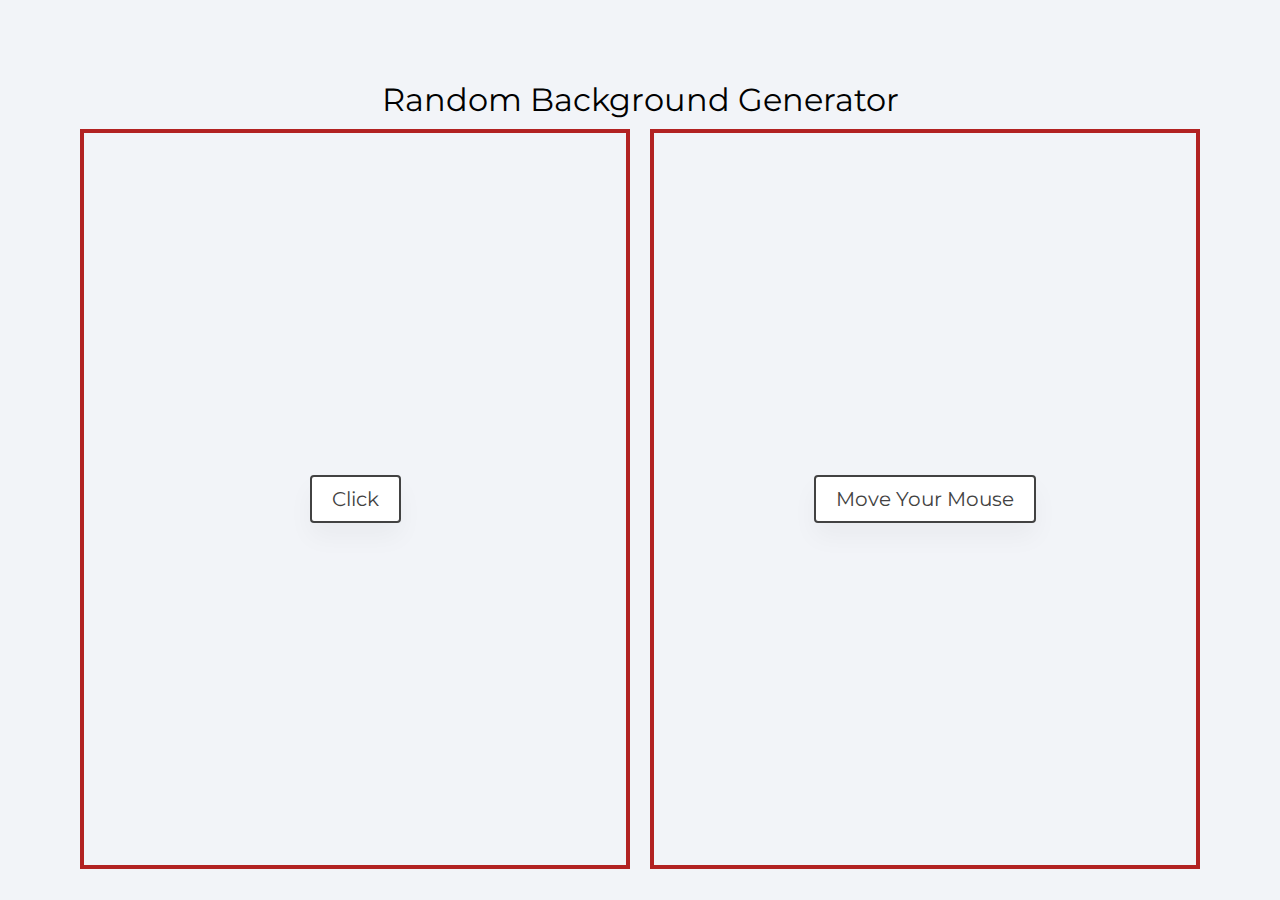
<file: block-BJaaek/code/index.html>
<!DOCTYPE html>
<html lang="en">
  <head>
    <meta charset="UTF-8" />
    <meta name="viewport" content="width=device-width, initial-scale=1.0" />
    <title>
      Random Background Generator
    </title>
    <link
      href="https://fonts.googleapis.com/css2?family=Montserrat:wght@200;400&display=swap"
      rel="stylesheet"
    />
    <link rel="stylesheet" href="style.css" />
  </head>
  <body>
    <div class="container">
      <h1>Random Background Generator</h1>
      <div class="boxes">
        <div class="box first">
          <div class="text">
            <p class="banner">
              Click
            </p>
          </div>
        </div>
        <div class="box second">
          <div class="text">
            <p class="banner">
              Move Your Mouse
            </p>
          </div>
        </div>
      </div>
    </div>
    <script src="./script.js"></script>
  </body>
</html>
</file>
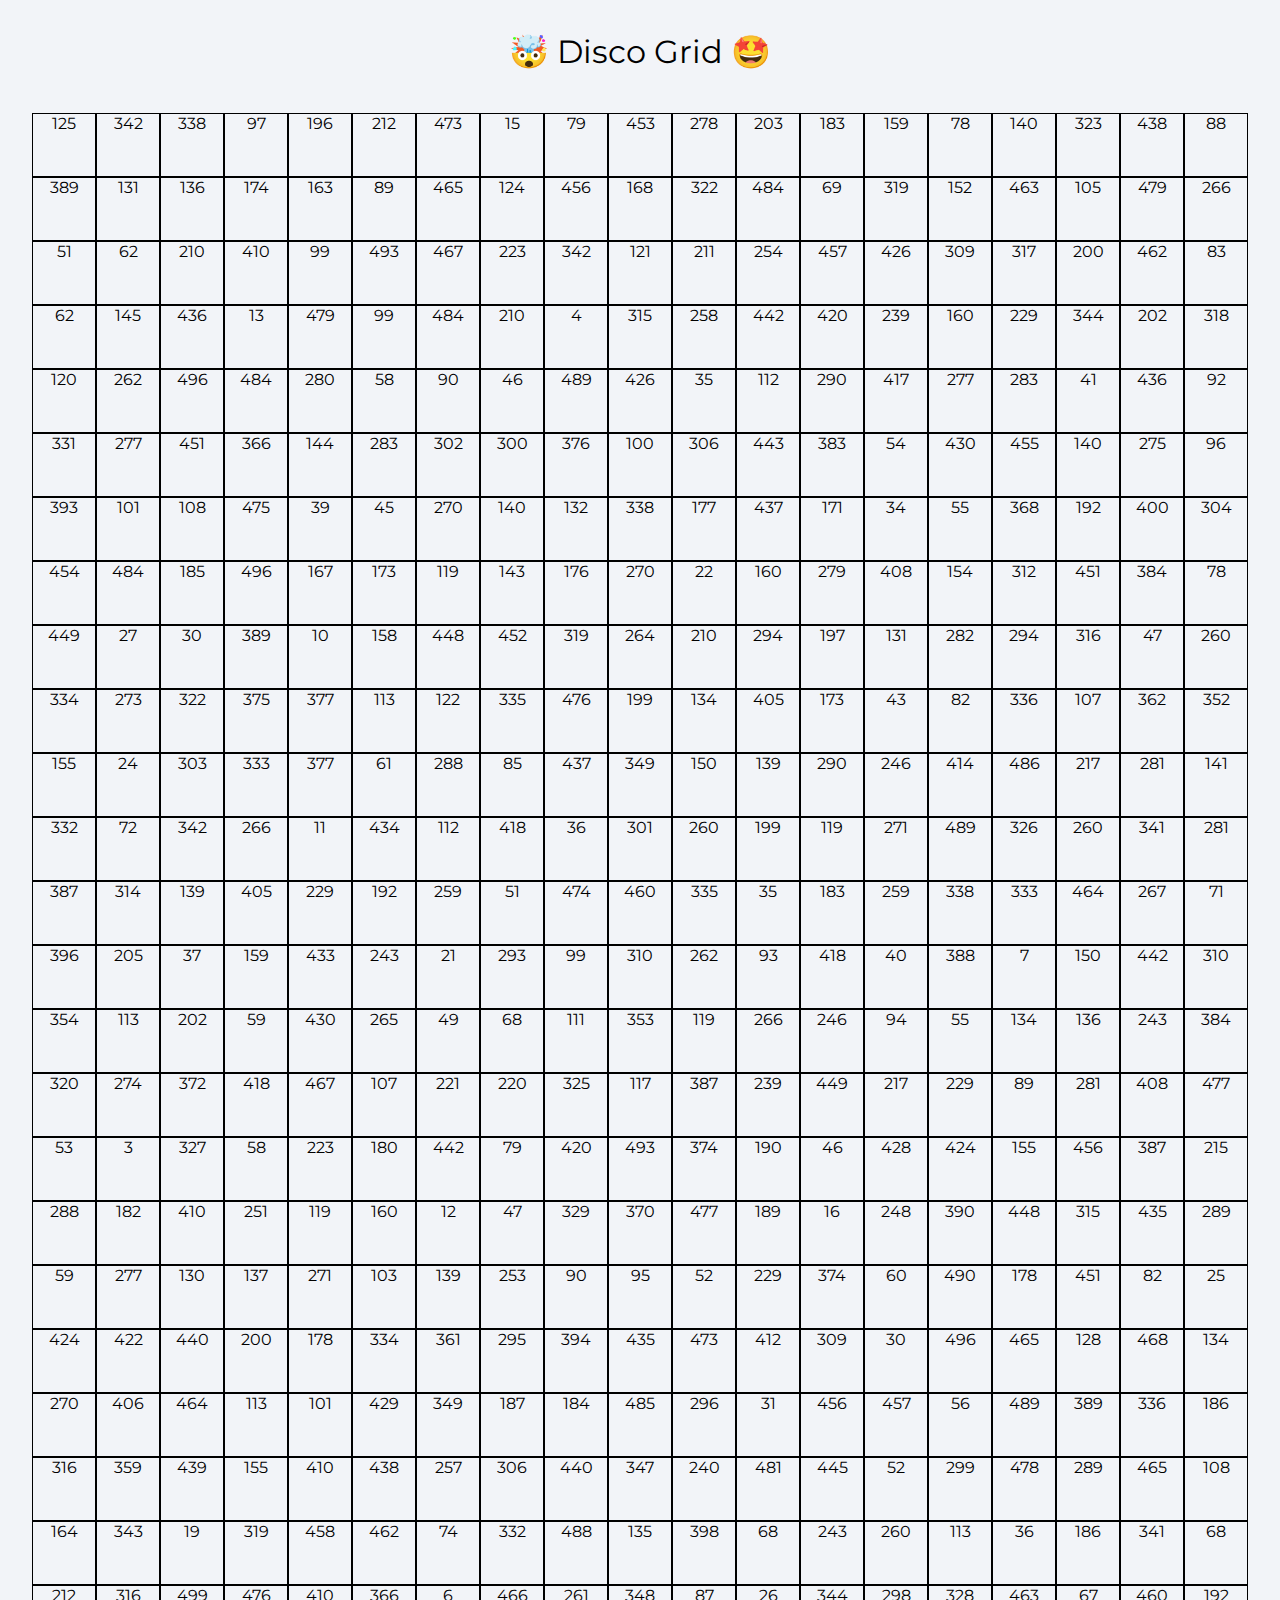
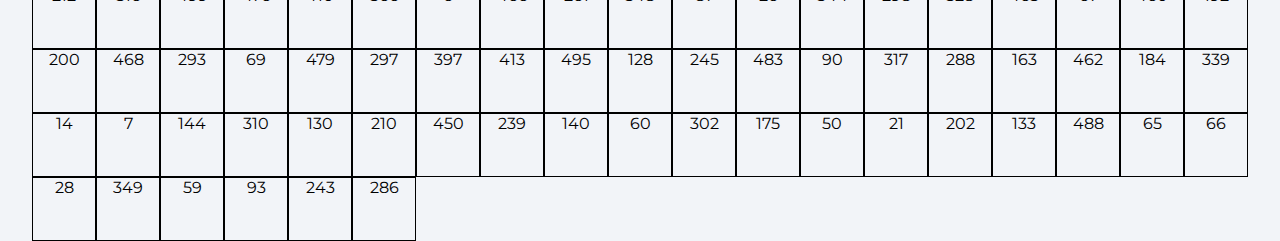
<file: block-BJaael/code/index.html>
<!DOCTYPE html>
<html lang="en">
  <head>
    <meta charset="UTF-8" />
    <meta name="viewport" content="width=device-width, initial-scale=1.0" />
    <title>
      🤯 Disco Grid 🤩
    </title>
    <link
      href="https://fonts.googleapis.com/css2?family=Montserrat:wght@200;400&display=swap"
      rel="stylesheet"
    />
    <link rel="stylesheet" href="style.css" />
  </head>
  <body>
    <h1 class="heading">🤯 Disco Grid 🤩</h1>
    <div class="container">
      <div class="boxes"></div>
    </div>
    <script src="./script.js"></script>
  </body>
</html>
</file>
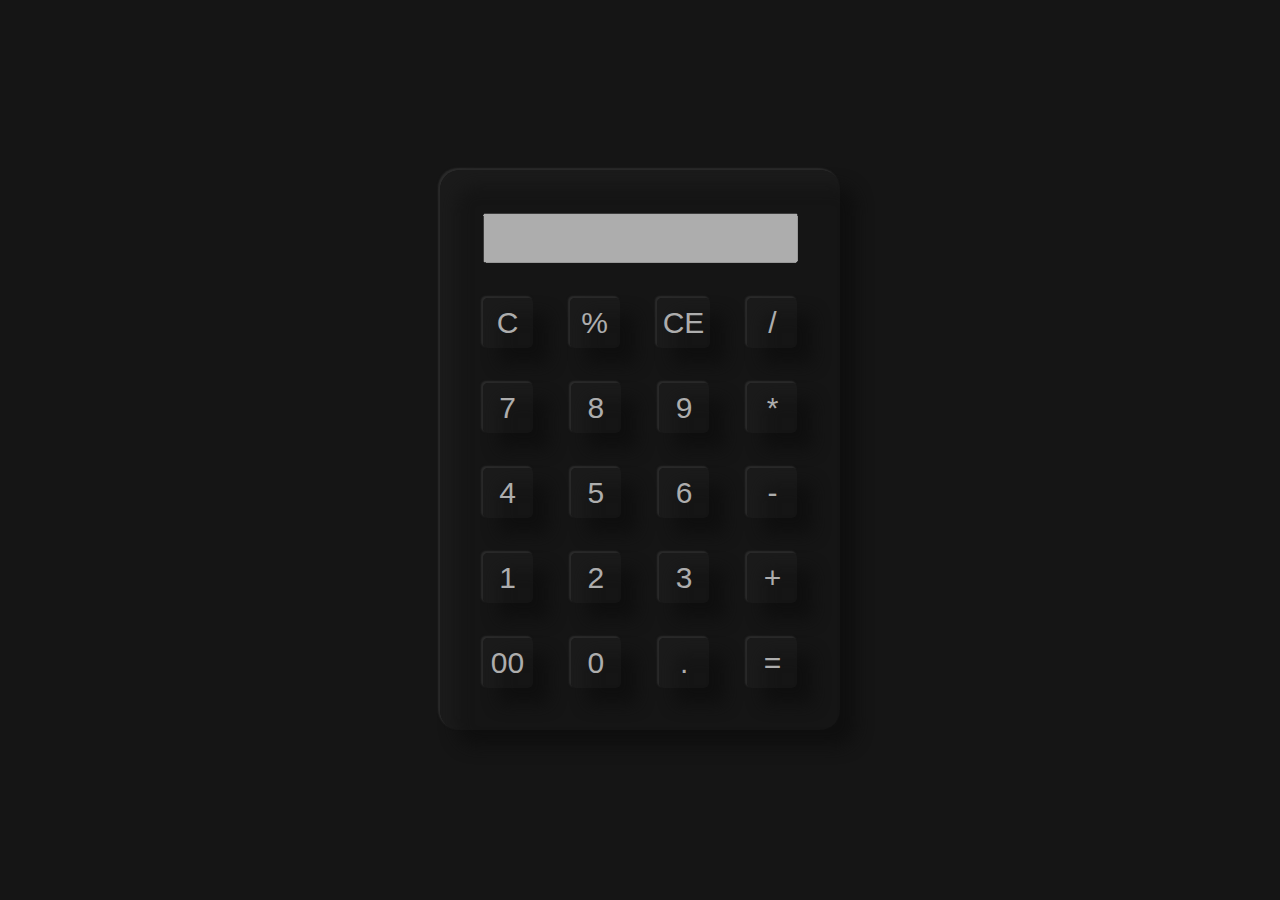
<file: block-BJaaeo/code/index.html>
<!DOCTYPE html>
<html lang="en">
  <head>
    <meta charset="UTF-8" />
    <meta name="viewport" content="width=device-width, initial-scale=1.0" />
    <title>Calculator</title>
    <link
      href="https://fonts.googleapis.com/css2?family=Montserrat:wght@200;400&display=swap"
      rel="stylesheet"
    />
    <link rel="stylesheet" href="style.css" />
  </head>
  <body>
      <form action="" class="calculator">
          <div class="calculator__rows">
              <input id="display" class="calculator__display" type="text" disabled>
          </div>
          
          <div class="calculator__rows">
              <input class="calculator__rows__button clean" type="button" value="C">
              <input class="calculator__rows__button display" type="button" value="%">
              <input class="calculator__rows__button backspace" type="button" value="CE">
              <input class="calculator__rows__button display" type="button" value="/">
          </div>

          <div class="calculator__rows">
              <input class="calculator__rows__button display" type="button" value="7">
              <input class="calculator__rows__button display" type="button" value="8">
              <input class="calculator__rows__button display" type="button" value="9">
              <input class="calculator__rows__button display" type="button" value="*">
          </div>

          <div class="calculator__rows">
              <input class="calculator__rows__button display" type="button" value="4">
              <input class="calculator__rows__button display" type="button" value="5">
              <input class="calculator__rows__button display" type="button" value="6">
              <input class="calculator__rows__button display" type="button" value="-">
          </div>

          <div class="calculator__rows">
              <input class="calculator__rows__button display" type="button" value="1">
              <input class="calculator__rows__button display" type="button" value="2">
              <input class="calculator__rows__button display" type="button" value="3">
              <input class="calculator__rows__button display" type="button" value="+">
          </div>

          <div class="calculator__rows">
              <input class="calculator__rows__button display" type="button" value="00">
              <input class="calculator__rows__button display" type="button" value="0">
              <input class="calculator__rows__button display" type="button" value=".">
              <input class="calculator__rows__button equal" type="button" value="=">
          </div>
      </form>

      <script src="./script.js"></script>
  </body>
</html>
</file>
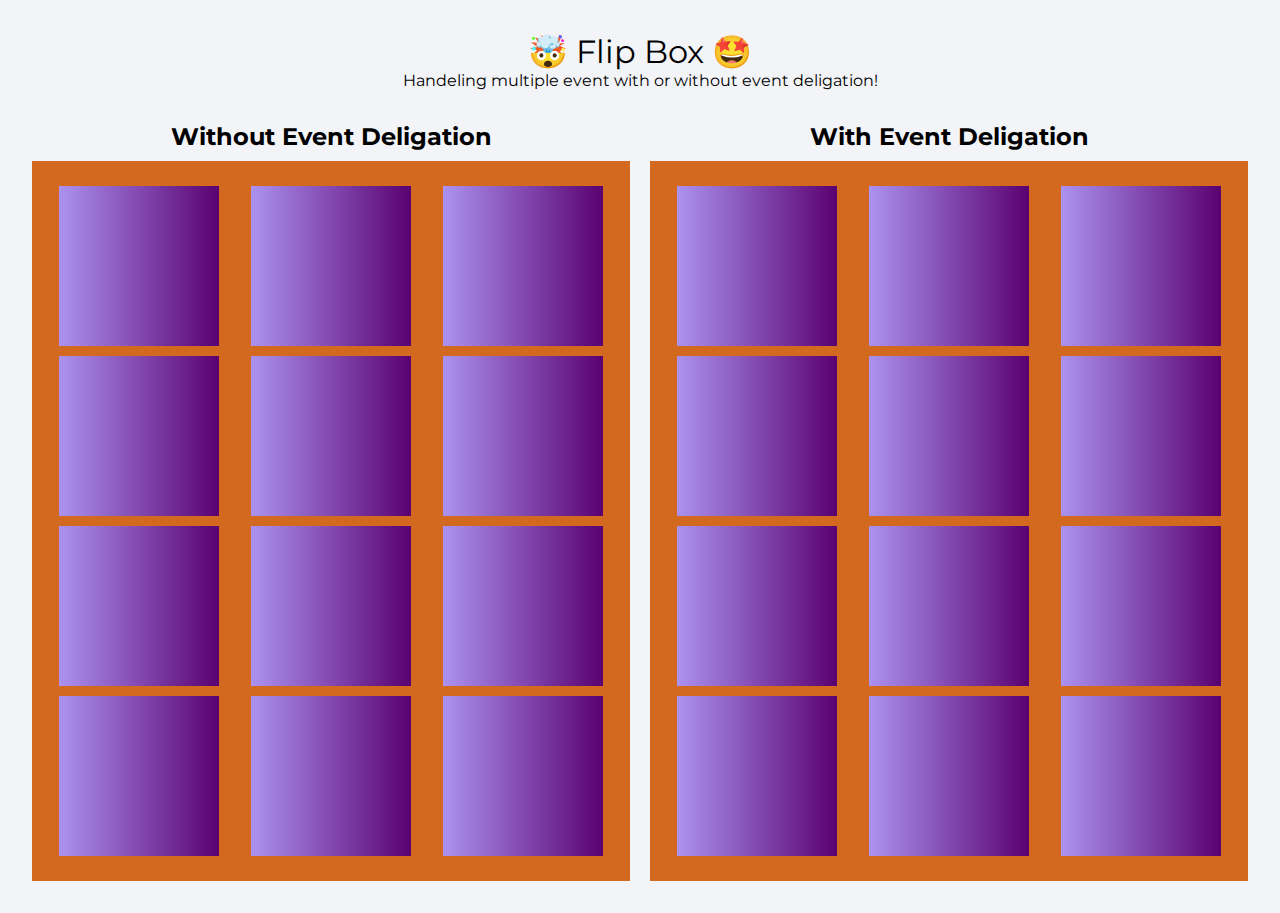
<file: block-BJaaep/code/index.html>
<!DOCTYPE html>
<html lang="en">
  <head>
    <meta charset="UTF-8" />
    <meta name="viewport" content="width=device-width, initial-scale=1.0" />
    <title>Flip Box</title>
    <link
      href="https://fonts.googleapis.com/css2?family=Montserrat:wght@200;400&display=swap"
      rel="stylesheet"
    />
    <link rel="stylesheet" href="style.css" />
  </head>
  <body>
    <h1 class="heading">🤯 Flip Box 🤩</h1>
    <p>Handeling multiple event with or without event deligation!</p>
    <div class="container">
      <div class="wrapper">
        <h2>Without Event Deligation</h2>
        <ul class="boxes">
          <li class="box"></li>
          <li class="box"></li>
          <li class="box"></li>
          <li class="box"></li>
          <li class="box"></li>
          <li class="box"></li>
          <li class="box"></li>
          <li class="box"></li>
          <li class="box"></li>
          <li class="box"></li>
          <li class="box"></li>
          <li class="box"></li>
        </ul>
      </div>
      <div class="wrapper">
        <h2>With Event Deligation</h2>
        <ul class="boxes">
          <li class="box"></li>
          <li class="box"></li>
          <li class="box"></li>
          <li class="box"></li>
          <li class="box"></li>
          <li class="box"></li>
          <li class="box"></li>
          <li class="box"></li>
          <li class="box"></li>
          <li class="box"></li>
          <li class="box"></li>
          <li class="box"></li>
        </ul>
      </div>
    </div>
    <script src="./script.js"></script>
  </body>
</html>
</file>
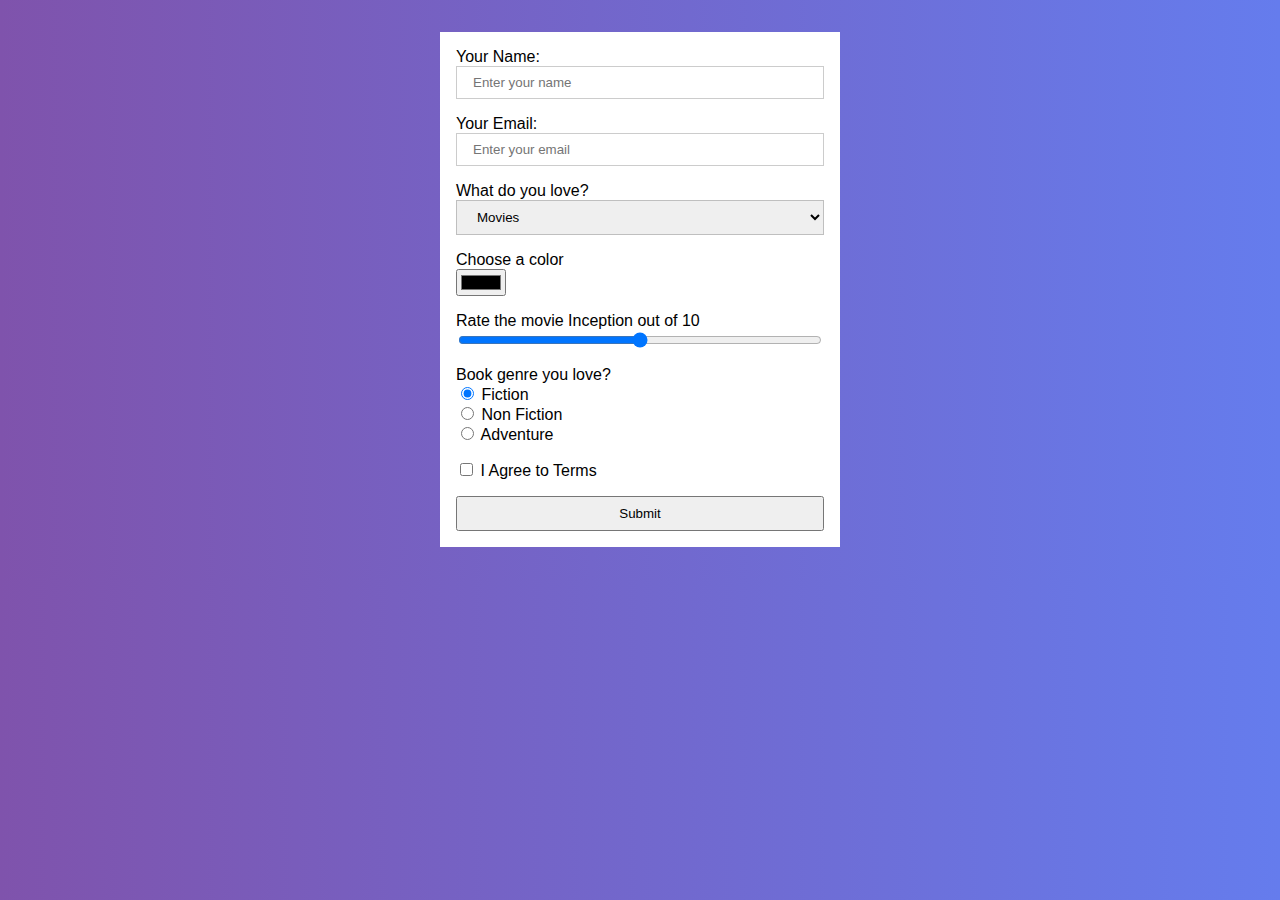
<file: block-BJaaer/code/index.html>
<!DOCTYPE html>
<html lang="en">
  <head>
    <meta charset="UTF-8" />
    <meta name="viewport" content="width=device-width, initial-scale=1.0" />
    <link rel="stylesheet" href="style.css" />
    <title>Handeling Forms 👇</title>
  </head>
  <body>
    <div>
      <form class="container">
        <div class="form-control">
          <label for="name">Your Name:</label>
          <input
            id="name"
            type="text"
            name="text"
            placeholder="Enter your name"
          />
        </div>
        <div class="form-control">
          <label for="email">Your Email:</label>
          <input
            id="email"
            type="text"
            name="email"
            placeholder="Enter your email"
          />
        </div>
        <div class="form-control">
          <label for="movies">What do you love?</label>
          <select id="gender" name="love">
            <option value="movies">Movies</option>
            <option value="series">Series</option>
            <option value="others">Others</option>
          </select>
        </div>

        <div class="form-control">
          <label for="color">Choose a color</label>
          <input
            id="color"
            type="color"
            name="color"
          />
        </div>
        <div class="form-control">
          <label for="range"> Rate the movie Inception out of 10 </label>
          <input
            id="range"
            type="range"
            max="10"
            step="1"
            name="rating"
            placeholder="Enter your email"
          />
        </div>
        <div class="form-control">
          <label>Book genre you love?</label>

          <div>
            <input
              type="radio"
              id="fiction"
              name="drone"
              value="fiction"
              checked
            />
            <label for="fiction">Fiction</label>
          </div>

          <div>
            <input
              type="radio"
              id="non-fiction"
              name="drone"
              value="non-fiction"
            />
            <label for="non-fiction">Non Fiction</label>
          </div>

          <div>
            <input type="radio" id="adventure" name="drone" value="adventure" />
            <label for="adventure">Adventure</label>
          </div>
        </div>
        <div class="form-control terms">
          <input type="checkbox" id="terms" name="terms" />
          <label for="terms">I Agree to Terms</label>
        </div>
        <button type="submit">Submit</button>
      </form>
    </div>
    <script src="./script.js"></script>
  </body>
</html>
</file>
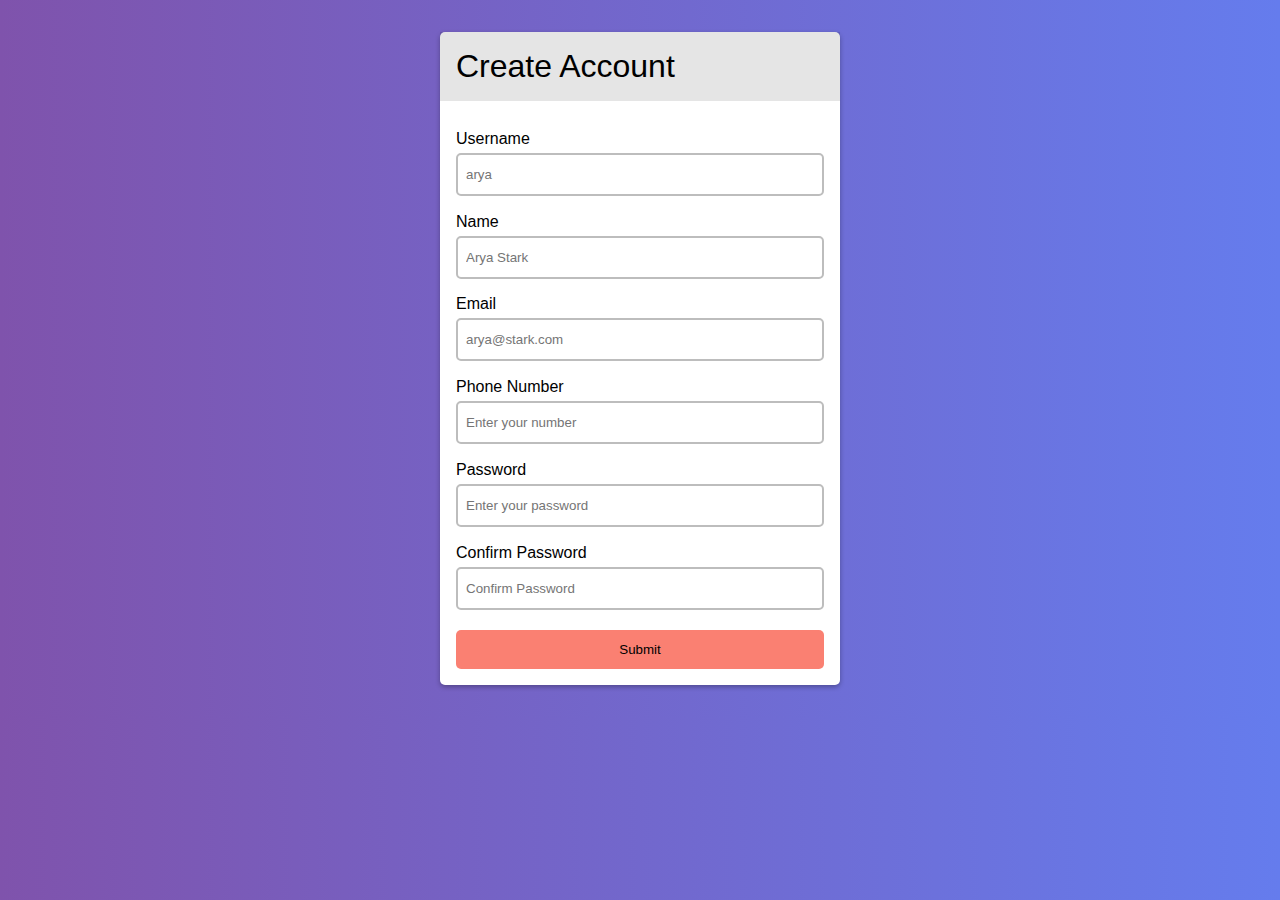
<file: block-BJaaes/code/index.html>
<!DOCTYPE html>
<html lang="en">
  <head>
    <meta charset="UTF-8" />
    <meta name="viewport" content="width=device-width, initial-scale=1.0" />
    <link rel="stylesheet" href="style.css" />
    <title>Handeling Forms 👇</title>
  </head>
  <body>
    <div class="container">
      <header>
        <h1>Create Account</h1>
      </header>
      <form>
        <div class="form-control">
          <label for="text">Username</label>
          <input
           type="text" 
           name="username" 
           placeholder="arya" 
           />
           <small class="small"></small>
        </div>
        <div class="form-control">
          <label for="text">Name</label>
          <input 
           type="text" 
           name="name" 
           placeholder="Arya Stark" 
          />
          <small></small>
        </div>
        <div class="form-control">
          <label for="text">Email</label>
          <input
            id="email"
            type="email"
            name="email"
            placeholder="arya@stark.com"
          />
          <small></small>
        </div>
        <div class="form-control">
          <label for="text">Phone Number</label>
          <input
            id="phone"
            type="tel"
            name="phone"
            placeholder="Enter your number"
          />
          <small></small>
        </div>
        <div class="form-control">
          <label for="text">Password</label>
          <input
            id="password1"
            type="password"
            name="password"
            placeholder="Enter your password"
          />
          <small></small>
        </div>
        <div class="form-control">
          <label for="text">Confirm Password</label>
          <input
            id="password2"
            type="password"
            name="password2"
            placeholder="Confirm Password"
          />
          <small></small>
        </div>

        <button type="submit">Submit</button>
      </form>
    </div>
    <script src="./script.js"></script>
  </body>
</html>
</file>
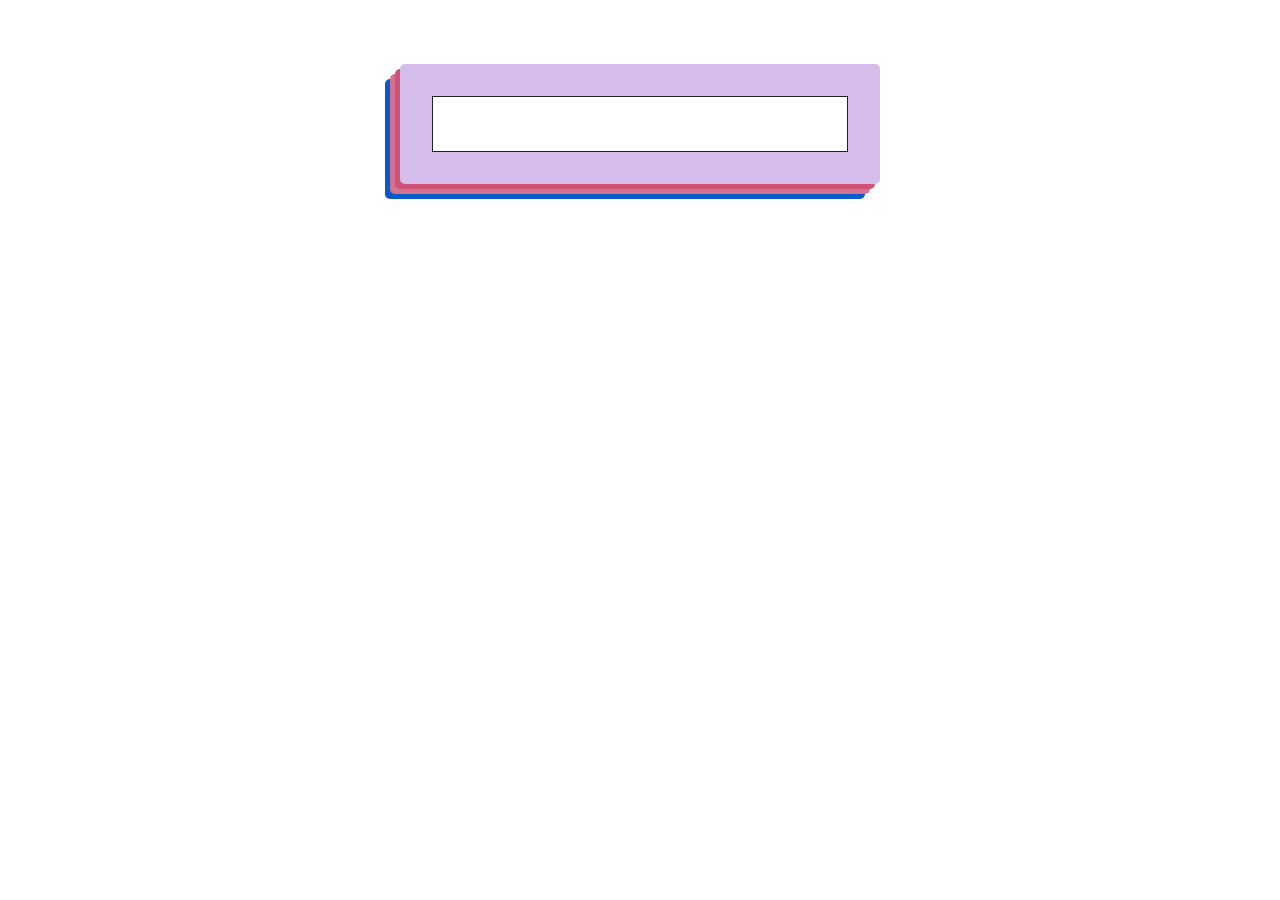
<file: block-BJaaet/code/index.html>
<!DOCTYPE html>
<html lang="en">
  <head>
    <meta charset="UTF-8" />
    <meta name="viewport" content="width=device-width, initial-scale=1.0" />
    <title>Movie Watch List</title>
    <link rel="stylesheet" href="./style.css">
  </head>
  <body>
    <section class="container">
      <input type="text" id="input-box">
      <ul></ul>
    </section>
    <script src="./script.js"></script>
  </body>
</html>
</file>
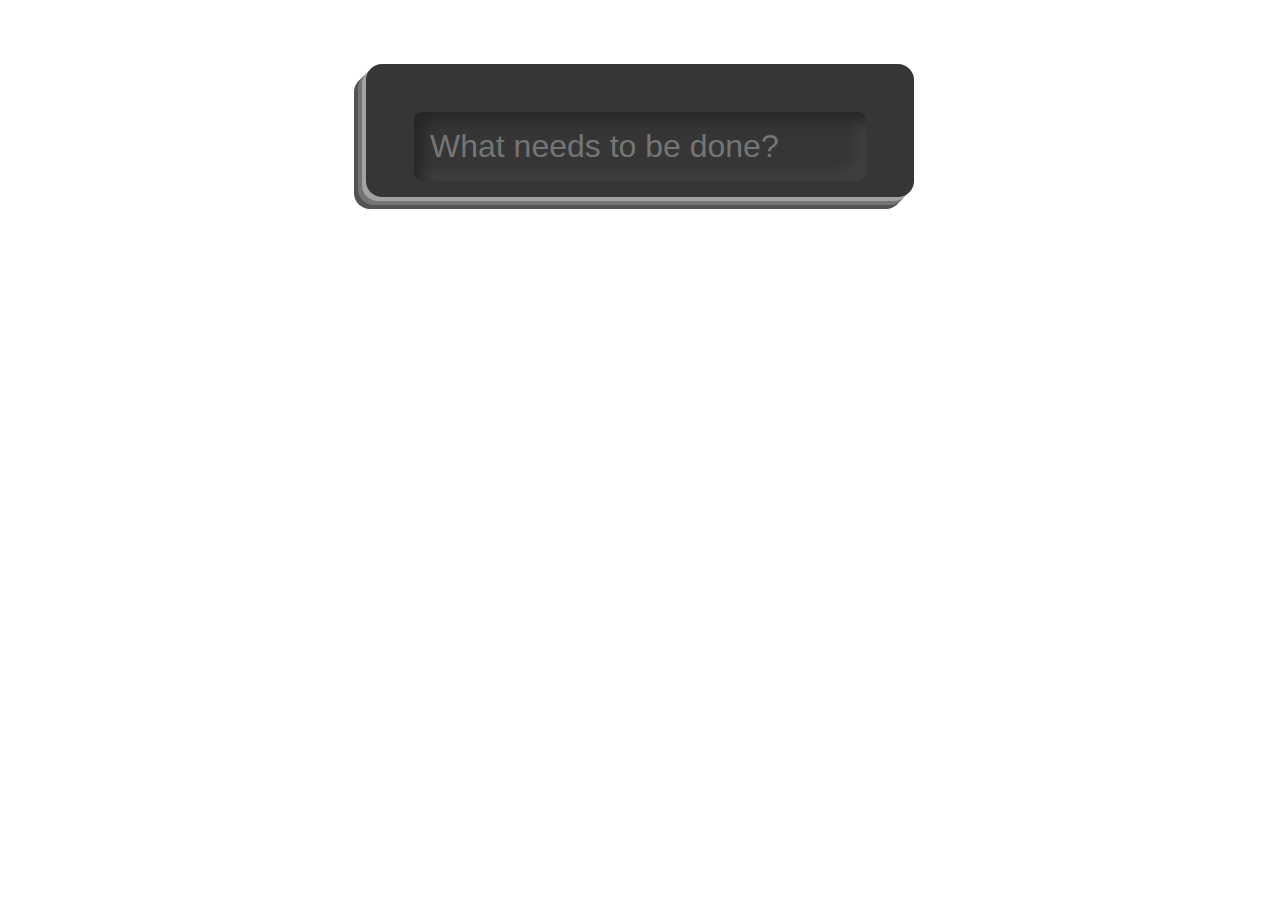
<file: block-BJaaev/code/index.html>
<!DOCTYPE html>
<html lang="en">
  <head>
    <meta charset="UTF-8" />
    <meta name="viewport" content="width=device-width, initial-scale=1.0" />
    <title>Books for learning JavaScript</title>
    <link rel="stylesheet" href="style.css" />
  </head>
  <body>
    <section class="container">
      <input type="text" id="input-box" placeholder="What needs to be done?">
      <ul></ul>
    </section>
    <script src="./script.js"></script>
  </body>
</html>
</file>
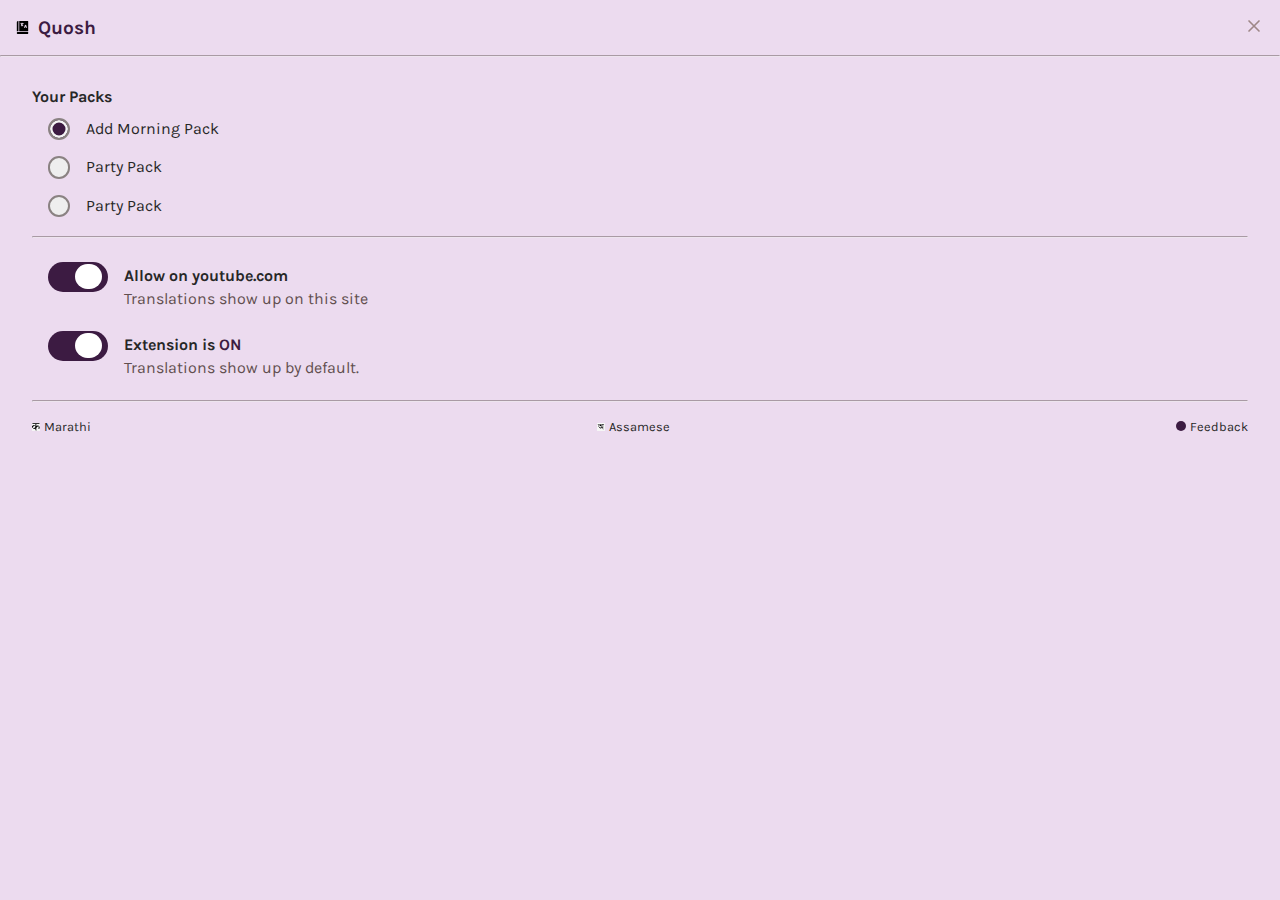
<file: block-BJaafa/code/modal.html>
<!DOCTYPE html>
<html lang="en">
<head>
    <meta charset="UTF-8">
    <meta name="viewport" content="width=device-width, initial-scale=1.0">
    <title>Document</title>
    <link rel="stylesheet" href="modal.css">
    <link href="https://fonts.googleapis.com/css2?family=Karla:wght@400;700&display=swap" rel="stylesheet">
</head>
<body>
    <div class="quosh-modal">
        <div class="heading flex-between">
            <div>
                <img class="icon" src="assets/images/quosh.svg" alt="Quosh-Icon">
                <h1 class="title">Quosh</h1>
            </div>
            
            <div class="close">
                <svg class="close-button w-6 h-6" fill="none" stroke="currentColor" viewBox="0 0 24 24" xmlns="http://www.w3.org/2000/svg"><path stroke-linecap="round" stroke-linejoin="round" stroke-width="2" d="M6 18L18 6M6 6l12 12"></path></svg>
            </div>
        </div>
        <hr class="hr-break">

        <div class="container">
            <!-- Your Packs -->
            <div class="your-packs">
                <h2>Your Packs</h2>

                <div class="radio-buttons">
                    
                    <div class="radio">
                        <input id="radio-1" name="radio" type="radio" checked>
                        <label for="radio-1" class="radio-label">Add Morning Pack</label>
                    </div>

                    <div class="radio">
                        <input id="radio-2" name="radio" type="radio">
                        <label  for="radio-2" class="radio-label">Party Pack</label>
                    </div>
                    
                    <div class="radio">
                        <input id="radio-3" name="radio" type="radio">
                        <label  for="radio-3" class="radio-label">Party Pack</label>
                    </div>
                  
                    
                </div>
            </div>
            <hr class="hr-break">

            <!-- Access Section -->
            <div class="allow-access">

                <div class="toggle-button">
                    <div class="button">
                        <input type="checkbox" name="checkbox" class="checkbox" id="checkbox-1" checked>
                        <label for="checkbox-1" class="label">
                            <div class="ball"></div>
                        </label>
                    </div>
                    
                    <div>
                        <p class="para">Allow on youtube.com </p>
                        <p class="para-desc">Translations show up on this site</p>
                    </div>
                    
                </div>

                <div class="toggle-button">
                    <div class="button">
                        <input type="checkbox" name="checkbox" class="checkbox" id="checkbox-2" checked>
                        <label for="checkbox-2" class="label">
                            <div class="ball"></div>
                        </label>
                    </div>
                    
                    <div>
                        <p class="para">Extension is <span class="toggle-color">ON</span>
                        </p>
                        <p class="para-desc all-tabs-discription">Translations show up by default.</p>
                    </div>
                    
                </div>
            </div>
            <hr class="hr-break">

            <!-- language and feedback -->
            <div class="footer flex-between">
                <div class="language">
                    <img class= "lang-icon" src="assets\images\marathi.jpg" alt="Marathi icon">
                    <!-- <span class="circle"></span> -->
                    <span class="lan">Marathi</span>
                </div>
                <div class="language">
                    <img class="lang-icon" src="./assets/images/assamese.jpg" alt="Assamese icon">
                    <!-- <span class="circle"></span> -->
                    <span class="lan">Assamese</span>
                    
                </div>
                <div class="language">
                    <span class="circle"></span>
                    <a class="lan" href="#">Feedback</a>
                </div>

            </div>
        </div>
        
        
    </div>
    <script src="modal.js"></script>
</body>
</html>
</file>
<file: block-BJaaek/code/style.css>
html {
  box-sizing: border-box;
  font-size: 16px;
}

*,
*:before,
*:after {
  box-sizing: inherit;
}

body,
h1,
h2,
h3,
h4,
h5,
h6,
p,
ol,
ul {
  margin: 0;
  padding: 0;
  font-weight: normal;
}

ol,
ul {
  list-style: none;
}

img {
  max-width: 100%;
  height: auto;
}

body {
  background: #f2f4f8;
  height: 100%;
  font-family: "Montserrat", sans-serif;
  width: 100vw;
  height: 100vh;
}

.container {
  text-align: center;
  height: 100%;
  max-width: 1280px;
  padding: 5rem;
  margin: 0 auto;
}
h1 {
  padding-bottom: 10px;
}

.banner {
  display: inline-block;
  color: #424242;
  font-size: 20px;
  text-decoration: none;
  text-align: center;
  margin: 20px auto;
  padding: 10px 20px;
  background: white;
  border-radius: 4px;
  min-width: 24px;
  font-size: 20px;
  box-shadow: 0 14px 26px rgba(0, 0, 0, 0.04);
  border: 2px solid;
}

.boxes {
  display: flex;
  justify-content: center;
  align-items: center;
  width: 100%;
  height: 100%;
}
.box {
  border: 4px solid firebrick;
  height: 100%;
  width: 50%;
}
.text {
  height: 100%;
  display: flex;
  justify-content: center;
  align-items: center;
}

.first {
  margin-right: 20px;
}
</file>
<file: block-BJaael/code/style.css>
html {
  box-sizing: border-box;
  font-size: 16px;
}

*,
*:before,
*:after {
  box-sizing: inherit;
  margin: 0;
  padding: 0;
}

body,
h1,
h2,
h3,
h4,
h5,
h6,
p,
ol,
ul {
  margin: 0;
  padding: 0;
  font-weight: normal;
}

ol,
ul {
  list-style: none;
}

img {
  max-width: 100%;
  height: auto;
}

body {
  background: #f2f4f8;
  height: 100%;
  font-family: "Montserrat", sans-serif;
  width: 100vw;
  height: 100vh;
}

.container {
  text-align: center;
  height: 100%;
  max-width: 1280px;
  padding: 2rem;
  margin: 0 auto;
}
h1 {
  padding-bottom: 10px;
}

.banner {
  display: inline-block;
  color: #424242;
  font-size: 20px;
  text-decoration: none;
  text-align: center;
  margin: 20px auto;
  padding: 10px 20px;
  background: white;
  border-radius: 4px;
  min-width: 24px;
  font-size: 20px;
  box-shadow: 0 14px 26px rgba(0, 0, 0, 0.04);
  border: 2px solid;
}

.boxes {
  display: flex;
  flex-wrap: wrap;
}
.box {
  width: 4rem;
  height: 4rem;
  border: 1px solid;
}
.text {
  height: 100%;
  display: flex;
  justify-content: center;
  align-items: center;
}

.first {
  margin-right: 20px;
}

h3 {
  font-weight: bolder;
}

.heading {
  text-align: center;
  margin-top: 2rem;
}
</file>
<file: block-BJaaeo/code/style.css>
html {
  box-sizing: border-box;
  font-size: 16px;
}

*,
*:before,
*:after {
  box-sizing: inherit;
}

body,
h1,
h2,
h3,
h4,
h5,
h6,
p,
ol,
ul {
  margin: 0;
  padding: 0;
  font-weight: normal;
}

body {
  background: #151515;
  padding: 30px 15px;
  height: 100vh;
}

.calculator {
  max-width: 400px;
  padding: 25px;
  border-radius: 20px;
  position: relative;
  left: 50%;
  top: 50%;
  transform: translate(-50%, -50%);
  box-shadow: 1rem 1rem 1rem #0f0f0f, -0.1rem -0.1rem 0.1rem #2b2b2b, inset 1rem 1rem 1rem #1b1b1b;
}
.calculator__display {
  width: 100%;
  padding: 0 5px;
  height: 50px;
  text-align: right;
  font-size: 35px;
  font-weight: 500;
  color: #000;
}
@media (max-width: 400px) {
  .calculator__display {
    font-size: 25px;
  }
}
.calculator__rows {
  display: flex;
  justify-content: space-between;
  align-items: center;
  padding: 5%;
}
.calculator__rows__button {
  text-align: center;
  vertical-align: middle;
  flex: 0 1 50px;
  height: 50px;
  border: 0;
  color: #adadad;
  font-size: 30px;
  border-radius: 5px;
  outline: 0;
  background: #151515;
  box-shadow: 1rem 1rem 1rem #0f0f0f, -0.1rem -0.1rem 0.1rem #2b2b2b, inset 1rem 1rem 1rem #1b1b1b;
}
.calculator__rows__button:active {
  box-shadow: inset 0.5rem 0.5rem 1rem #111111, inset -0.5rem -0.5rem 1rem #2b2b2bef;
  cursor: pointer;
}
@media (max-width: 400px) {
  .calculator__rows__button {
    font-size: 25px;
    flex: 0 1 40px;
    height: 40px;
  }
}
</file>
<file: block-BJaaep/code/style.css>
html {
  box-sizing: border-box;
  font-size: 16px;
}

*,
*:before,
*:after {
  box-sizing: inherit;
}

body,
h1,
h2,
h3,
h4,
h5,
h6,
p,
ol,
ul {
  margin: 0;
  padding: 0;
  font-weight: normal;
}

ol,
ul {
  list-style: none;
}

img {
  max-width: 100%;
  height: auto;
}

body {
  background: #f2f4f8;
  font-family: 'Montserrat', sans-serif;
  text-align: center;
}

.container {
  text-align: center;
  max-width: 1280px;
  padding: 2rem;
  margin: 0 auto;
  display: flex;
}

.banner {
  display: inline-block;
  color: #424242;
  font-size: 20px;
  text-decoration: none;
  text-align: center;
  margin: 20px auto;
  padding: 10px 20px;
  background: white;
  border-radius: 4px;
  min-width: 24px;
  font-size: 20px;
  box-shadow: 0 14px 26px rgba(0, 0, 0, 0.04);
  border: 2px solid;
}
.wrapper {
  max-width: 50%;
  margin: 0 auto;
}

.boxes {
  display: flex;
  flex-wrap: wrap;
  justify-content: space-evenly;
  background-color: chocolate;
  color: #444;
  padding: 20px 0;
}

.wrapper:first-child {
  margin-right: 20px;
}

.box {
  margin: 5px;
  background: linear-gradient(to right, rgb(90, 1, 112), rgb(171, 146, 240));
  background-size: contain;
  background-repeat: no-repeat;
  background-position: center center;
  height: 160px;
  width: 160px;
  display: flex;
  justify-content: center;
  align-items: center;
  font-size: 4rem;
  font-weight: bold;
  color: white;
  cursor: pointer;
}
.text {
  height: 100%;
  display: flex;
  justify-content: center;
  align-items: center;
}

.first {
  margin-right: 20px;
}

h2 {
  font-weight: bolder;
  padding-bottom: 10px;
}

.heading {
  text-align: center;
  margin-top: 2rem;
}
</file>
<file: block-BJaaet/code/style.css>
*,
*::before,
*::after {
    box-sizing: border-box;
    margin: 0;
    padding: 0;
}

body {
    display: flex;
    justify-content: center;
}

.container {
    padding: 2rem;
    width: 30rem;
    display: block;
    margin: 4rem 0;
    background: #d6beec;
    border-radius: 5px;
    box-shadow: -5px 5px #d15278, -10px 10px #d3728f, -15px 15px #095ac8;
}

input {
    width: 100%;
    padding: 1rem 0.5rem;
    border: 1px solid #222222;
    outline: 0;
    font-size: 1.2rem;
}

div {
    list-style: none;
    font-size: 2rem;
    padding: 0.5rem 1rem;
    border-bottom: 1px solid rgb(119, 119, 119);
    background: #fff;
}

span {
    color: #72112e;
    font-family: monospace;
    cursor: pointer;
}

.flex {
    display: flex;
    justify-content: space-between;
}
</file>
<file: block-BJaaev/code/style.css>
@import url('https://fonts.googleapis.com/css2?family=Montserrat:ital,wght@0,100;0,200;0,300;0,400;0,500;0,600;0,700;0,800;0,900;1,100;1,200;1,300;1,400;1,500;1,600;1,700;1,800;1,900&display=swap');
*,
*::before,
*::after {
    box-sizing: border-box;
    margin: 0;
    padding: 0;
    /* line-height: 2; */
}

body {
    display: flex;
    justify-content: center;
    font-family: 'Montserrat', sans-serif;
}

.container {
    padding: 3rem 3rem 0 3rem;
    color: aliceblue;
    display: block;
    margin: 4rem 0;
    background:#363636;
    border-radius: 1rem;
    box-shadow: -4px 4px #a3a3a3, -8px 8px #747474, -12px 12px #535353;
}

#input-box {
    width: 100%;
    padding: 1rem;
    font-size: 2rem;
    color: #f0f8ff;
    font-weight: 300;
    border: 0;
    border-radius: 0.5rem;
    outline: 0;
    background:#363636;
    box-shadow: inset 0.5rem 0.5rem 1rem #252525,
    inset -0.5rem -0.5rem 1rem #464545ef;
}

li {
    list-style: none;
    font-size: 2rem;
    padding: 1rem;
    border-bottom: 1px solid #aaaaaa;
}

span {
    color: #c5182f;
    cursor: pointer;
    text-align: center;
    width: 3rem;
    height: 3rem;
    line-height: 1;
    font-size: 2.5rem;
    border-radius: 50%;
    box-shadow: 0.5rem 0.5rem 0.5rem #2c2c2c,
    -0.1rem -0.1rem 0.1rem #525252,
     inset 0.5rem 0.5rem 0.5rem #3f3f3f;
}

span:hover,
button:hover {
    box-shadow: inset 0.5rem 0.5rem 1rem #252525,
    inset -0.5rem -0.5rem 1rem #464545ef;
}

.flex-between {
    display: flex;
    justify-content: space-between;
    align-items: center;
}

.flex {
    display: flex;
    align-items: center;
}

ul {
    box-shadow: 1rem 1rem 1rem #2c2c2c,
    -0.1rem -0.1rem 0.1rem #525252,
     inset 1rem 1rem 1rem #3f3f3f;
    border-radius: 0.5rem;
    margin-top: 1rem;
}

li:last-child {
    border: 0;
}

.checkbox {
    width: 2rem;
    height: 2rem;
    box-shadow: 0.5rem 0.5rem 0.5rem #2c2c2c,
    -0.1rem -0.1rem 0.1rem #525252,
     inset 0.5rem 0.5rem 0.5rem #3f3f3f;
    -webkit-appearance: none;
    border-radius: 5px;
    position: relative;
    border: 0;
    outline: 0;
    cursor: pointer;
}

p {
    padding: 0 1rem;
}

.checkbox:checked:after {
	content: '✔';
	font-size: 1.5rem;
	position: absolute;
    top: -1px;
	left: 7px;
	color: #26c240;
}

.checkbox:checked {
    box-shadow: inset 0.5rem 0.5rem 1rem #252525,
    inset -0.5rem -0.5rem 1rem #464545ef;
}

.checkbox:checked ~ p {
    text-decoration-line: line-through;
    text-decoration-color: #26c240;
    opacity: 0.7;
    color: #f0f8ff8c;
}

.button-box {
    margin: 1.5rem 0;
}

.button-box > div > button {
    margin-right: 1.5rem;
}

button {
    padding: 0.5rem 0.8rem;
    font-size: 1.1rem;
    color: aliceblue;
    cursor: pointer;
    border: 0;
    outline: 0;
    background: #363636;
    border-radius: 0.5rem;
    box-shadow: 0.5rem 0.5rem 0.5rem #2c2c2c,
    -0.1rem -0.1rem 0.1rem #525252,
     inset 0.5rem 0.5rem 0.5rem #3f3f3f;
}
</file>
<file: block-BJaaer/code/style.css>
/* CSS Reset */

html {
  box-sizing: border-box;
  font-size: 16px;
}

*,
*:before,
*:after {
  box-sizing: inherit;
}

body,
h1,
h2,
h3,
h4,
h5,
h6,
p,
ol,
ul {
  margin: 0;
  padding: 0;
  font-weight: normal;
}

ol,
ul {
  list-style: none;
}

img {
  max-width: 100%;
  height: auto;
}

/* Main CSS */

body {
  font-family: -apple-system, BlinkMacSystemFont, 'Segoe UI', Roboto, Oxygen,
    Ubuntu, Cantarell, 'Open Sans', 'Helvetica Neue', sans-serif;
  background: linear-gradient(to right, #7f53ac 0, #657ced 100%);
}
* {
  box-sizing: border-box;
}

button {
  padding: 0.5rem;
}

body {
  margin-top: 2rem;
}

input[type='text'] {
  padding: 0.5rem 1rem;
  border: none;
  border: 1px solid rgba(0, 0, 0, 0.2);
}
select {
  padding: 0.5rem 1rem;
  border: none;
  border: 1px solid rgba(0, 0, 0, 0.2);
}

.container {
  max-width: 400px;
  margin: 2rem auto;
  background: white;
  padding: 1rem;
  display: flex;
  flex-direction: column;
  gap: 1rem;
}

p {
  padding-top: 1rem;
}

.form-control {
  width: 100%;
  display: flex;
  flex-direction: column;
}
input[type='text'] {
  width: 100%;
}
.terms {
  display: inline-block;
}

.closeBtn {
  text-align: right;
  display: block;
  font-size: 1.3rem;
  font-weight: 500;
  color: #535353c9;
  cursor: pointer;
}

h1,
h2 {
  font-weight: 500;
  line-height: 2;
}

h1 {
  font-size: 2.5rem;
}

h2 {
  font-size: 1.7rem;
}

.modal-container {
  width: 100vw;
  height: 100vh;
  background: #6363668c;
  position: absolute;
  top: 0;
  display: flex;
  justify-content: center;
  align-items: center;
}

.modal {
  max-width: 700px;
  background: cornsilk;
  padding: 2rem;
}
</file>
<file: block-BJaaes/code/style.css>
/* CSS Reset */

html {
  box-sizing: border-box;
  font-size: 16px;
}

*,
*:before,
*:after {
  box-sizing: inherit;
}

body,
h1,
h2,
h3,
h4,
h5,
h6,
p,
ol,
ul {
  margin: 0;
  padding: 0;
  font-weight: normal;
}

ol,
ul {
  list-style: none;
}

img {
  max-width: 100%;
  height: auto;
}

/* Main CSS */

body {
  font-family: -apple-system, BlinkMacSystemFont, 'Segoe UI', Roboto, Oxygen,
    Ubuntu, Cantarell, 'Open Sans', 'Helvetica Neue', sans-serif;
  background: linear-gradient(to right, #7f53ac 0, #657ced 100%);
}
* {
  box-sizing: border-box;
}

button {
  padding: 0.75rem;
  width: 100%;
  margin-top: 1rem;
  border: none;
  background-color: salmon;
  border-radius: 5px;
}

body {
  margin-top: 2rem;
}

input {
  padding: 0.75rem 0.5rem;
  border-radius: 5px;
  border: none;
  border: 2px solid rgba(0, 0, 0, 0.2);
}
select {
  padding: 0.5rem 1rem;
  border: none;
  border: 1px solid rgba(0, 0, 0, 0.2);
}

.container {
  max-width: 400px;
  margin: 2rem auto;
  background: white;
  display: flex;
  flex-direction: column;
  box-shadow: 0 2px 5px rgba(0, 0, 0, 0.3);
  border-radius: 5px;
}

p {
  padding-top: 1rem;
}
.container header {
  background-color: rgba(0, 0, 0, 0.1);
  padding: 1rem;
}

.container form {
  padding: 1rem;
}
.form-control {
  display: flex;
  flex-direction: column;
  margin-top: 0.8rem;
}
label {
  padding-bottom: 5px;
}

input {
  border-color: #bdbdbd;
}

.form-control input:focus {
  outline: 0;
}

.form-control .success {
  border-color: #79d4a1;
}
/* .form-control.success {
  position: relative;
}
.form-control.success::before {
  content: '✅';
  display: inline-block;
  position: absolute;
  right: 12px;
  top: 66%;
  transform: translateY(-50%);
  z-index: 99;
  font-size: 0.75rem;
} */
.form-control .error {
  border: 2px dashed #ed755f;
}
/* .form-control.error {
  position: relative;
} */
/* .form-control.error::before {
  content: '❌';
  display: inline-block;
  position: absolute;
  right: 12px;
  top: 50%;
  transform: translateY(-50%);
  z-index: 99;
  font-size: 0.75rem;
} */

small {
  color: #ed755f;
  padding-top: 0.25rem;
}

.valid-box {
  position: fixed;
  background: #31487269;
  z-index: 9999999;
  display: flex;
  justify-content: center;
  align-items: center;
  width: 100vw;
  height: 100vh;
  top: 0;
}

.valid-heading-box {
  background: #2c2c2c;
  border-radius: 5px;
  padding: 2rem;
  text-align: center;
}

.valid-heading {
  padding-bottom: 0.5rem;
  font-size: 2.5rem;
  color: aliceblue;
}

.valid-button {
  padding: 0.7rem 1.2rem;
  width: 5rem;
  background: cornsilk;
  border-radius: 0.5rem;
  font-size: 1rem;
  cursor: pointer;
  border: 0;
  outline: 0;
}

.valid-button:active,
.valid-button:hover {
  background: #250102;
  color: beige;
}
</file>
<file: block-BJaafa/code/modal.css>
:root {
    --bg-color:  #ecdbef;
    --primary-color: #3c1b42;
    /* --hightlight-color:#e5beed; */
    --text-color: #272727;
    /* #3c709c */
}

/* http://meyerweb.com/eric/tools/css/reset/ 2. v2.0 | 20110126
  License: none (public domain)
*/

html, body, div, span, applet, object, iframe,
h1, h2, h3, h4, h5, h6, p, blockquote, pre,
a, abbr, acronym, address, big, cite, code,
del, dfn, em, img, ins, kbd, q, s, samp,
small, strike, strong, sub, sup, tt, var,
b, u, i, center,
dl, dt, dd, ol, ul, li,
fieldset, form, label, legend,
table, caption, tbody, tfoot, thead, tr, th, td,
article, aside, canvas, details, embed,
figure, figcaption, footer, header, hgroup,
menu, nav, output, ruby, section, summary,
time, mark, audio, video {
  margin: 0;
  padding: 0;
  border: 0;
  font-size: 100%;
  font: inherit;
  vertical-align: baseline;
}
/* HTML5 display-role reset for older browsers */
article, aside, details, figcaption, figure,
footer, header, hgroup, menu, nav, section {
  display: block;
}
body {
  line-height: 1;
}
ol, ul {
  list-style: none;
}
blockquote, q {
  quotes: none;
}
blockquote:before, blockquote:after,
q:before, q:after {
  content: '';
  content: none;
}
table {
  border-collapse: collapse;
  border-spacing: 0;
}


/*
=============================================================
Custom styles
=============================================================
*/

*,
*::before,
*::after {
  box-sizing: border-box;
}

.flex-between {
    display: flex;
    align-items: center;
    justify-content: space-between;
}


body {
    font-family: 'Karla', sans-serif;
    /* background-color: goldenrod; */
    background-color: var(--bg-color);
    font-size: 1rem;
}

a {
    display: inline-block;
    text-decoration: none;
}

.quosh-modal {
    min-width: 380px;
}

.heading {
    padding: 16px;
    width: 100%;
}

.icon {
    height: 13px;
    padding-right: 0.3rem;
}

.title {
    font-size: 1.2rem;
    font-weight: 700;
    /* color: #365d37; */
    color: var(--primary-color);
    display: inline-block;
}

.close {
    cursor: pointer;
}

.close-button {
    color: rgb(158 135 135);
    width: 20px;
}

.hr-break {
    width: 100%;
    height: 1px;
    opacity: 0.5;
    border-top: 1px solid rgb(105 91 91);
    margin: 0px;
}

.container {
    padding: 32px;
    width: 100%;
}

h2 {
    color: var(--text-color);
    font-weight: 700;
    font-size: 1rem;
}

/* toggle Permission*/
.allow-access {
    margin-top: 24px;
    margin-bottom: 24px;
}

.toggle-button {
    display: flex;
    margin: 1.5rem 1rem;
}
.button {
    position: relative;
    margin-right: 1rem;
}


.checkbox {
    opacity: 0;
    position: absolute;
}

.checkbox:checked + .label {
    background-color: var(--primary-color);
}



.label {
    background-color: #999999;
    display: flex;
    width: 60px;
    height: 30px;
    border-radius: 20px;
    align-items: center;
    padding: 5px;
    position: relative;

}

.ball {
    width: 27px;
    height: 25px;
    border-radius: 20px;
    background-color: #fff;
    position: absolute;
    top: 2px;
    left: 3px;
    transition: transform 0.2s linear;
}

.checkbox:checked + .label .ball {
	transform: translateX(24px);
}

.para {
    text-overflow: ellipsis;
    color: var(--text-color);
    line-height: 1.8;
    font-weight: 700;
}

.para-desc {
    color: rgb(97 78 78);
    
}

.toggle-color {
    font-weight: 700;
    color: var(--primary-color);
}


/* toggle Packs*/

.radio {
    margin: 1rem;
}

.radio input[type ="radio"] {

    position: absolute;
    opacity: 0;
}

.radio-label {
    color: var(--text-color);
}

.radio-label:before {
    content: '';
    background: #eeeeee;
    border-radius: 100%;
    border: 2px solid #8a8282;
    display: inline-block;
    width: 1.4em;
    height: 1.4em;
    position: relative;
    top: -0.2em;
    margin-right: 1em; 
    vertical-align: top;
    cursor: pointer;
    text-align: center;
    transition: all 250ms ease;
}

[type ="radio"]:checked + .radio-label:before {
    /* background-color: #365d37; */
    background-color: var(--primary-color);
    box-shadow: inset 0 0 0 2.5px #f4f4f4;
}


/* Footer*/

.footer {
    margin-top: 1rem;

}

.lang-icon {
    height: 8px;
    background-color: transparent;
}

.circle {
    display: inline-block;
    width: 10px;
    height: 10px;
    background-color: var(--primary-color);
    border-radius: 50%;
}

.lan {
    font-size: 0.8rem;
    color: var(--text-color);
}
</file>
